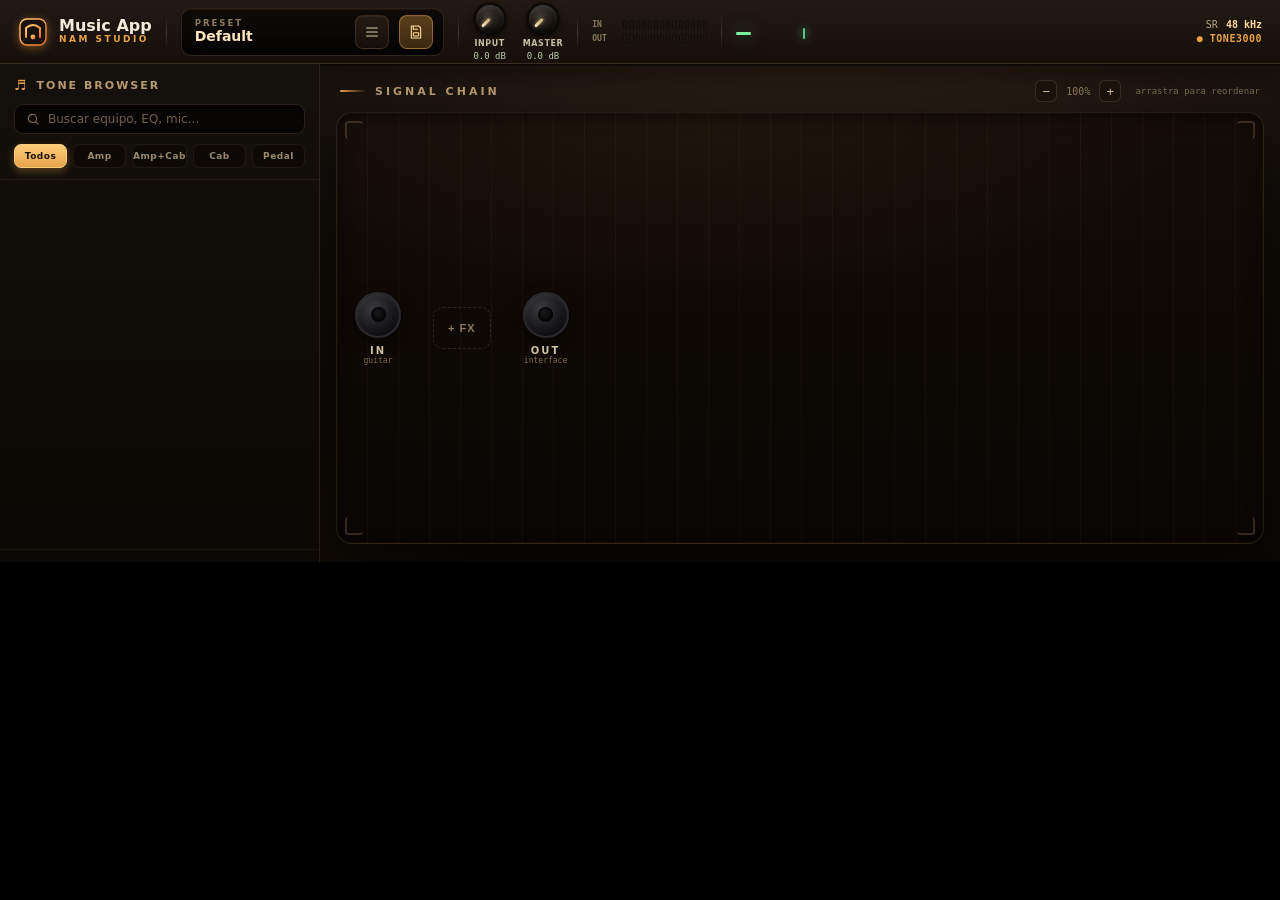
<file: ui/index.html>
<!doctype html>
<html lang="es"><head><meta charset="utf-8">
<link rel="stylesheet" href="style.css?v=11"></head>
<body>

  <!-- ===================== TOP BAR ===================== -->
  <header class="topbar">
    <div class="brand">
      <svg class="logo" width="30" height="30" viewBox="0 0 30 30">
        <defs><linearGradient id="lg" x1="0" y1="0" x2="1" y2="1">
          <stop offset="0" stop-color="#ffce7a"/><stop offset="1" stop-color="#e8732a"/></linearGradient></defs>
        <rect x="2" y="2" width="26" height="26" rx="7" fill="#1a120a" stroke="url(#lg)" stroke-width="1.4"/>
        <path d="M8 20 L8 11 Q15 5 22 11 L22 20" fill="none" stroke="url(#lg)" stroke-width="2" stroke-linecap="round"/>
        <circle cx="15" cy="20" r="2.4" fill="url(#lg)"/>
        <path d="M5 24 H25" stroke="url(#lg)" stroke-width="1.4" stroke-linecap="round" opacity="0.5"/>
      </svg>
      <div class="name">Music App<small>NAM STUDIO</small></div>
    </div>

    <div class="divider"></div>

    <div class="preset">
      <div class="pcol"><div class="pl">PRESET</div>
        <input id="preset-name" class="pv" value="Default" autocomplete="off" spellcheck="false"></div>
      <div class="presetwrap">
        <button class="iconbtn" id="btn-presets" title="Presets">
          <svg width="16" height="16" viewBox="0 0 24 24" fill="none"><path d="M4 6h16M4 12h16M4 18h16" stroke="currentColor" stroke-width="1.8" stroke-linecap="round"/></svg></button>
        <div class="presetpop" id="presets-pop" hidden></div>
      </div>
      <button class="iconbtn save" id="btn-save" title="Guardar preset">
        <svg width="16" height="16" viewBox="0 0 24 24" fill="none"><path d="M5 3h11l3 3v15H5z" stroke="currentColor" stroke-width="1.6" stroke-linejoin="round"/><path d="M8 3v5h7" stroke="currentColor" stroke-width="1.6"/><rect x="8" y="13" width="8" height="5" rx="1" stroke="currentColor" stroke-width="1.6"/></svg></button>
    </div>

    <div class="divider"></div>

    <!-- IN / OUT gain -->
    <div class="io">
      <div class="knob mini"><div class="dial" id="k-in"><div class="cap"></div></div>
        <div class="kl">INPUT</div><div class="kval" id="v-in">0.0 dB</div></div>
      <div class="knob mini"><div class="dial" id="k-out"><div class="cap"></div></div>
        <div class="kl">MASTER</div><div class="kval" id="v-out">0.0 dB</div></div>
    </div>

    <div class="divider"></div>

    <!-- medidores IN / OUT -->
    <div class="metersmini">
      <div class="mmrow"><span class="mml">IN</span><div class="ladder mini" id="in-ladder"></div></div>
      <div class="mmrow"><span class="mml">OUT</span><div class="ladder mini" id="out-ladder"></div></div>
    </div>

    <div class="divider"></div>

    <!-- afinador -->
    <div class="tunermini">
      <div class="tnote" id="t-note">&mdash;</div>
      <div class="tcol">
        <div class="tsub" id="t-hz"></div>
        <div class="scale mini"><div class="needle" id="t-needle"></div></div>
      </div>
    </div>

    <div class="spacer"></div>

    <div class="stat">
      <div class="row">SR <b>48 kHz</b></div>
      <div class="row"><span class="t3k">&#9679; TONE3000</span></div>
    </div>
  </header>

  <!-- ===================== MAIN ===================== -->
  <div class="main">

    <!-- ===== STAGE / SIGNAL CHAIN ===== -->
    <section class="stage">
      <div class="chain-head">
        <h2><span class="dotline"></span>SIGNAL CHAIN</h2>
        <div class="chright">
          <div class="zoomctl">
            <button class="zbtn" id="zoom-out" title="Menos zoom">&#8722;</button>
            <span class="zlabel" id="zoom-lbl">100%</span>
            <button class="zbtn" id="zoom-in" title="Más zoom">+</button>
          </div>
          <div class="hint">arrastra para reordenar</div>
        </div>
      </div>

      <div class="board">
        <span class="bracket tl"></span><span class="bracket tr"></span><span class="bracket bl"></span><span class="bracket br"></span>

        <div class="node jack"><div class="ring"><i></i></div><div class="jlab">IN</div><div class="jsub">guitar</div></div>
        <div class="gap"></div>

        <!-- cadena dinámica (Drive / Amp / Cab / FX) -->
        <div id="fx-rack" class="fxrack"></div>

        <div class="fxaddwrap">
          <button class="fxadd" id="fx-add-btn" title="Añadir efecto">+ FX</button>
          <div class="fxmenu" id="fx-menu" hidden></div>
        </div>

        <div class="gap"></div>
        <div class="node jack"><div class="ring"><i></i></div><div class="jlab">OUT</div><div class="jsub">interface</div></div>
      </div>
    </section>

    <!-- ===== TONE BROWSER ===== -->
    <aside class="browser">
      <div class="bh">
        <div class="ttl"><span class="ic">&#9836;</span>TONE BROWSER</div>
        <div class="searchbox">
          <svg width="14" height="14" viewBox="0 0 24 24" fill="none"><circle cx="11" cy="11" r="7" stroke="#8d7a5e" stroke-width="1.8"/><path d="M21 21l-4-4" stroke="#8d7a5e" stroke-width="1.8" stroke-linecap="round"/></svg>
          <input id="search" placeholder="Buscar equipo, EQ, mic…" autocomplete="off" spellcheck="false">
        </div>
        <div class="chips tabs">
          <span class="chip tab on" data-tab="">Todos</span><span class="chip tab" data-tab="amp">Amp</span><span class="chip tab" data-tab="amp-cab">Amp+Cab</span><span class="chip tab" data-tab="ir">Cab</span><span class="chip tab" data-tab="pedal">Pedal</span>
        </div>
      </div>
      <div class="blist" id="model-list"></div>
      <div class="bcount" id="model-count"></div>
    </aside>
  </div>

  <script type="module" src="app.js?v=11"></script>
</body></html>
</file>
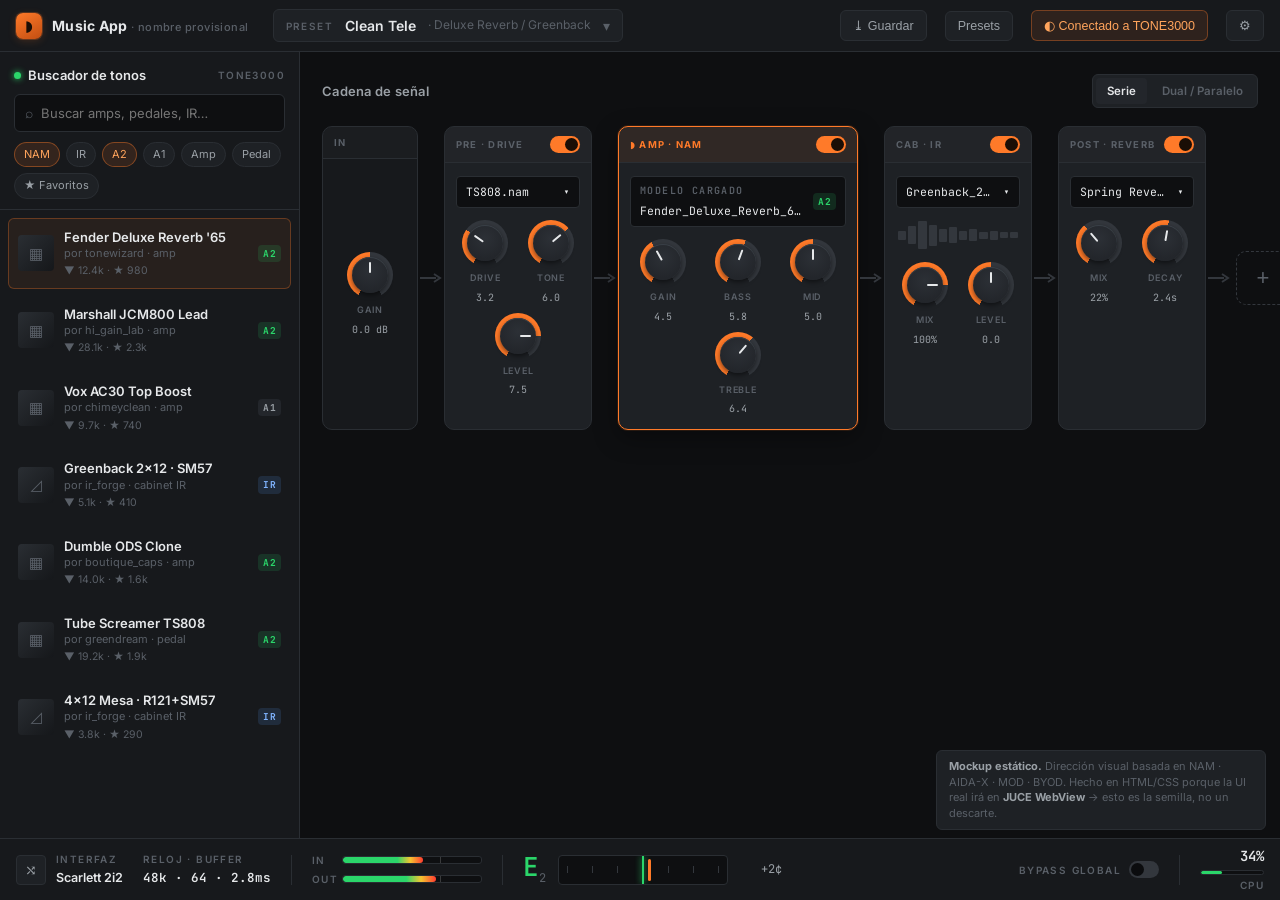
<file: design/mockups/main-screen.html>
<!DOCTYPE html>
<html lang="es">
<head>
<meta charset="UTF-8">
<meta name="viewport" content="width=device-width, initial-scale=1.0">
<title>Music App — Mockup pantalla principal</title>
<link rel="preconnect" href="https://fonts.googleapis.com">
<link rel="preconnect" href="https://fonts.gstatic.com" crossorigin>
<link href="https://fonts.googleapis.com/css2?family=Inter:wght@400;500;600;700&family=JetBrains+Mono:wght@400;500;600&display=swap" rel="stylesheet">
<style>
/* =========================================================================
   DESIGN TOKENS — dirección "dark pro audio tool", basada en herramientas
   reales (NAM, AIDA-X, MOD Desktop, BYOD). Carbón (no negro) + un acento
   ámbar/válvula. Estos tokens se portan tal cual a la futura UI WebView.
   ========================================================================= */
:root{
  /* Superficies — carbón, no negro puro */
  --bg:#0E0F11;          /* fondo app            */
  --panel:#17191C;       /* paneles / drawers    */
  --module:#1E2125;      /* superficie de módulo */
  --raised:#23262B;      /* knob / control       */
  --border:#2A2E33;      /* divisores 1px        */
  --track:#33373D;       /* track de knob/meter  */

  /* Texto */
  --txt:#E6E8EA;
  --txt-2:#9AA0A6;
  --txt-3:#5A6068;

  /* Acento ámbar/válvula — reservado a selección y estado activo */
  --accent:#FF7A29;
  --accent-hi:#FFA45C;

  /* Medidores (comportamiento AIDA-X) */
  --vu-green:#2BD66A;
  --vu-amber:#F4C430;    /* -3 dB */
  --vu-red:#FF3B30;      /* clip 0 dB */

  --radius:6px;
  --radius-sm:4px;
  --font-sans:'Inter', system-ui, -apple-system, sans-serif;
  --font-mono:'JetBrains Mono', ui-monospace, 'SF Mono', monospace;
}

*{box-sizing:border-box; margin:0; padding:0}
html,body{height:100%}
body{
  background:var(--bg); color:var(--txt);
  font-family:var(--font-sans); font-size:14px; line-height:1.4;
  -webkit-font-smoothing:antialiased;
  display:grid; grid-template-rows:auto 1fr auto; height:100vh; overflow:hidden;
}

/* Etiqueta utilitaria "pro rack gear": mayúsculas, tracking amplio */
.eyebrow{font-size:10px; font-weight:600; letter-spacing:.14em; text-transform:uppercase; color:var(--txt-3)}
.mono{font-family:var(--font-mono); font-variant-numeric:tabular-nums}

/* ============================ TOP BAR ============================ */
.topbar{
  display:flex; align-items:center; gap:18px;
  height:52px; padding:0 16px; background:var(--panel);
  border-bottom:1px solid var(--border);
}
.brand{display:flex; align-items:center; gap:10px; font-weight:700; letter-spacing:.02em}
.brand__mark{
  width:26px; height:26px; border-radius:7px;
  background:linear-gradient(150deg,var(--accent),#C24E12);
  display:grid; place-items:center; color:#1a0e06; font-weight:800; font-size:15px;
  box-shadow:0 0 0 1px rgba(255,122,41,.25), 0 2px 8px rgba(255,122,41,.18);
}
.brand small{color:var(--txt-3); font-weight:500; font-size:11px; letter-spacing:.04em}

.preset{
  display:flex; align-items:center; gap:12px; margin-left:6px;
  background:var(--module); border:1px solid var(--border);
  border-radius:var(--radius); padding:6px 12px; min-width:280px;
}
.preset__chev{color:var(--txt-3)}
.preset__name{font-weight:600}
.preset__path{color:var(--txt-3); font-size:12px}

.topbar__spacer{flex:1}
.tbtn{
  display:inline-flex; align-items:center; gap:7px;
  background:var(--module); border:1px solid var(--border); color:var(--txt-2);
  border-radius:var(--radius); padding:7px 12px; font-size:12.5px; font-weight:500; cursor:pointer;
}
.tbtn:hover{border-color:#3a4047; color:var(--txt)}
.tbtn--accent{background:rgba(255,122,41,.10); border-color:rgba(255,122,41,.35); color:var(--accent-hi)}

/* ============================ MAIN ============================ */
.main{display:grid; grid-template-columns:300px 1fr; min-height:0}

/* ---- Tone browser (drawer izquierdo) ---- */
.browser{background:var(--panel); border-right:1px solid var(--border); display:flex; flex-direction:column; min-height:0}
.browser__head{padding:14px 14px 10px; border-bottom:1px solid var(--border)}
.browser__title{display:flex; align-items:center; justify-content:space-between; margin-bottom:10px}
.t3k{display:flex; align-items:center; gap:7px; font-weight:600; font-size:13px}
.t3k__dot{width:7px;height:7px;border-radius:50%;background:var(--vu-green);box-shadow:0 0 6px var(--vu-green)}
.search{
  display:flex; align-items:center; gap:8px;
  background:var(--bg); border:1px solid var(--border); border-radius:var(--radius);
  padding:8px 10px; color:var(--txt-3);
}
.search input{background:none; border:none; outline:none; color:var(--txt); font-family:inherit; font-size:13px; width:100%}
.filters{display:flex; flex-wrap:wrap; gap:6px; margin-top:10px}
.chip{font-size:11px; padding:4px 9px; border-radius:20px; border:1px solid var(--border); color:var(--txt-2); cursor:pointer; background:var(--module)}
.chip--on{background:rgba(255,122,41,.12); border-color:rgba(255,122,41,.4); color:var(--accent-hi)}

.results{overflow-y:auto; padding:8px; display:flex; flex-direction:column; gap:6px; min-height:0}
.tone{
  display:grid; grid-template-columns:36px 1fr auto; gap:10px; align-items:center;
  padding:9px; border-radius:var(--radius); border:1px solid transparent; cursor:pointer;
}
.tone:hover{background:var(--module); border-color:var(--border)}
.tone--loaded{background:rgba(255,122,41,.07); border-color:rgba(255,122,41,.3)}
.tone__art{width:36px;height:36px;border-radius:var(--radius-sm);background:linear-gradient(135deg,#2a2e33,#15171a);display:grid;place-items:center;color:var(--txt-3);font-size:15px}
.tone__name{font-weight:600; font-size:13px; white-space:nowrap; overflow:hidden; text-overflow:ellipsis}
.tone__meta{font-size:11px; color:var(--txt-3); white-space:nowrap; overflow:hidden; text-overflow:ellipsis}
.badge{font-size:9.5px; font-weight:700; letter-spacing:.04em; padding:2px 5px; border-radius:4px; font-family:var(--font-mono)}
.badge--a2{background:rgba(43,214,106,.14); color:var(--vu-green)}
.badge--a1{background:#23262b; color:var(--txt-2)}
.badge--ir{background:rgba(91,160,255,.14); color:#7fb4ff}
.tone__dl{font-size:10.5px; color:var(--txt-3); display:flex; align-items:center; gap:4px; margin-top:3px}

/* ---- Rig / signal chain (centro) ---- */
.stage{padding:22px 22px 14px; overflow:auto; min-height:0; display:flex; flex-direction:column}
.stage__head{display:flex; align-items:center; justify-content:space-between; margin-bottom:18px}
.stage__head h2{font-size:13px; font-weight:600; color:var(--txt-2); letter-spacing:.02em}
.flowmode{display:flex; gap:4px; background:var(--module); padding:3px; border-radius:var(--radius); border:1px solid var(--border)}
.flowmode button{background:none;border:none;color:var(--txt-3);font:inherit;font-size:11.5px;font-weight:600;padding:5px 11px;border-radius:4px;cursor:pointer}
.flowmode button.on{background:var(--raised); color:var(--txt)}

.chain{display:flex; align-items:stretch; gap:0; padding-bottom:8px}
.connector{display:flex; align-items:center; color:var(--track); padding:0 2px; align-self:center}
.connector svg{display:block}

.module{
  background:var(--module); border:1px solid var(--border); border-radius:10px;
  min-width:148px; display:flex; flex-direction:column; overflow:hidden;
  transition:border-color .15s;
}
.module--io{min-width:96px; background:var(--panel)}
.module--amp{min-width:240px; border-color:rgba(255,122,41,.35); box-shadow:0 0 0 1px rgba(255,122,41,.12), 0 8px 24px rgba(0,0,0,.35)}
.module--selected{border-color:var(--accent)}
.module__head{
  display:flex; align-items:center; justify-content:space-between;
  padding:9px 11px; border-bottom:1px solid var(--border); background:rgba(255,255,255,.015);
}
.module--amp .module__head{background:rgba(255,122,41,.08)}
.module__kind{font-size:9.5px; font-weight:700; letter-spacing:.13em; text-transform:uppercase; color:var(--txt-3)}
.module--amp .module__kind{color:var(--accent)}
.module__body{padding:13px 11px; display:flex; flex-direction:column; gap:12px; flex:1}

/* power / bypass toggle */
.power{width:30px; height:17px; border-radius:20px; background:var(--track); position:relative; cursor:pointer; flex:none}
.power::after{content:""; position:absolute; top:2px; left:2px; width:13px; height:13px; border-radius:50%; background:#0b0c0e; transition:.15s}
.power.on{background:var(--accent)}
.power.on::after{left:15px; background:#1a0e06}

/* loaded model name (mono) */
.loaded{
  font-family:var(--font-mono); font-size:11.5px; color:var(--txt);
  background:var(--bg); border:1px solid var(--border); border-radius:var(--radius-sm);
  padding:7px 9px; display:flex; align-items:center; justify-content:space-between; gap:8px; cursor:pointer;
}
.loaded:hover{border-color:#3a4047}
.loaded__name{white-space:nowrap; overflow:hidden; text-overflow:ellipsis}
.loaded .eyebrow{margin-bottom:5px}

/* knobs row */
.knobs{display:flex; gap:8px; justify-content:space-around; flex-wrap:wrap}
.knob{display:flex; flex-direction:column; align-items:center; gap:6px; width:52px}
.knob__ring{
  width:46px; height:46px; border-radius:50%;
  background:conic-gradient(from -150deg, var(--accent) var(--p,0deg), var(--track) var(--p,0deg) 300deg, transparent 300deg);
  display:grid; place-items:center;
}
.knob__dial{
  width:36px; height:36px; border-radius:50%; position:relative;
  background:radial-gradient(circle at 50% 38%, #2c3036, var(--raised) 70%);
  box-shadow:inset 0 1px 0 #3a4047, 0 2px 5px rgba(0,0,0,.5);
}
.knob__dial::after{ /* pointer */
  content:""; position:absolute; left:50%; top:5px; width:2px; height:11px;
  background:var(--txt); border-radius:2px; transform-origin:50% 13px;
  transform:translateX(-50%) rotate(var(--rot,0deg));
}
.knob__lbl{font-size:9px; font-weight:600; letter-spacing:.08em; text-transform:uppercase; color:var(--txt-3)}
.knob__val{font-family:var(--font-mono); font-size:10px; color:var(--txt-2)}

/* IR waveform mini */
.wave{height:30px; display:flex; align-items:center; gap:2px; padding:0 2px}
.wave i{flex:1; background:var(--track); border-radius:1px; display:block}

.io-vert{display:flex; flex-direction:column; align-items:center; gap:9px; flex:1; justify-content:center; padding:6px 0}
.io-vert .knob{width:46px}

.addblock{
  align-self:center; min-width:54px; height:54px; margin:0 4px;
  border:1.5px dashed var(--track); border-radius:10px; color:var(--txt-3);
  background:none; font-size:22px; cursor:pointer; display:grid; place-items:center;
}
.addblock:hover{border-color:var(--accent); color:var(--accent)}

/* ============================ BOTTOM IO BAR ============================ */
.iobar{
  display:flex; align-items:center; gap:20px; height:62px; padding:0 16px;
  background:var(--panel); border-top:1px solid var(--border);
}
.io-group{display:flex; align-items:center; gap:10px}
.io-sep{width:1px; height:30px; background:var(--border)}
.io-label{display:flex; flex-direction:column; gap:3px}
.io-label b{font-size:12.5px; font-weight:600}
.io-icon{width:30px;height:30px;border-radius:var(--radius-sm);background:var(--module);border:1px solid var(--border);display:grid;place-items:center;color:var(--txt-2)}

.meterstack{display:flex; flex-direction:column; gap:5px}
.meter-row{display:flex; align-items:center; gap:8px}
.meter-row .eyebrow{width:22px}
.meter{position:relative; width:140px; height:8px; border-radius:3px; background:var(--bg); overflow:hidden; border:1px solid var(--border)}
.meter__fill{position:absolute; left:0; top:0; bottom:0;
  background:linear-gradient(90deg, var(--vu-green) 0%, var(--vu-green) 68%, var(--vu-amber) 84%, var(--vu-red) 100%);
  border-radius:3px;}
.meter__tick{position:absolute; top:-1px; bottom:-1px; width:1px; background:rgba(255,255,255,.18)} /* -3dB */

/* tuner */
.tuner{display:flex; align-items:center; gap:12px}
.tuner__note{font-family:var(--font-mono); font-size:26px; font-weight:600; line-height:1; color:var(--vu-green)}
.tuner__note sub{font-size:12px; color:var(--txt-3); font-weight:400}
.strobe{position:relative; width:170px; height:30px; background:var(--bg); border:1px solid var(--border); border-radius:var(--radius-sm); overflow:hidden}
.strobe__center{position:absolute; left:50%; top:0; bottom:0; width:2px; background:var(--vu-green); transform:translateX(-50%); box-shadow:0 0 6px var(--vu-green)}
.strobe__needle{position:absolute; top:3px; bottom:3px; width:3px; border-radius:2px; background:var(--accent); left:54%}
.strobe__scale{position:absolute; inset:0; display:flex; justify-content:space-between; padding:0 8px; align-items:center}
.strobe__scale span{width:1px; height:7px; background:var(--track)}
.tuner__cents{font-family:var(--font-mono); font-size:12px; color:var(--txt-2); width:42px; text-align:right}

.cpu{display:flex; flex-direction:column; align-items:flex-end; gap:3px}
.cpu b{font-family:var(--font-mono); font-size:14px; font-weight:600}
.cpu .bar{width:64px;height:5px;border-radius:3px;background:var(--bg);border:1px solid var(--border);overflow:hidden}
.cpu .bar i{display:block;height:100%;width:34%;background:var(--vu-green);border-radius:3px}

.global-bypass{display:flex; align-items:center; gap:8px}

/* note ribbon */
.note{position:fixed; bottom:70px; right:14px; background:var(--module); border:1px solid var(--border);
  border-radius:var(--radius); padding:8px 12px; font-size:11px; color:var(--txt-3); max-width:330px}
.note b{color:var(--txt-2)}

@media (prefers-reduced-motion: no-preference){
  .meter__fill, .strobe__needle{transition:width .25s ease, left .25s ease}
}
</style>
</head>
<body>

<!-- ============================ TOP BAR ============================ -->
<header class="topbar">
  <div class="brand">
    <div class="brand__mark">◗</div>
    <div>Music&nbsp;App <small>· nombre provisional</small></div>
  </div>
  <div class="preset">
    <span class="eyebrow">Preset</span>
    <span class="preset__name">Clean Tele</span>
    <span class="preset__path">· Deluxe Reverb / Greenback</span>
    <span class="preset__chev">▾</span>
  </div>
  <div class="topbar__spacer"></div>
  <button class="tbtn">⤓ Guardar</button>
  <button class="tbtn">Presets</button>
  <button class="tbtn tbtn--accent">◐ Conectado a TONE3000</button>
  <button class="tbtn">⚙</button>
</header>

<!-- ============================ MAIN ============================ -->
<div class="main">

  <!-- ---- Tone browser ---- -->
  <aside class="browser">
    <div class="browser__head">
      <div class="browser__title">
        <span class="t3k"><span class="t3k__dot"></span> Buscador de tonos</span>
        <span class="eyebrow">TONE3000</span>
      </div>
      <div class="search">
        <span>⌕</span><input placeholder="Buscar amps, pedales, IR…" value="">
      </div>
      <div class="filters">
        <span class="chip chip--on">NAM</span>
        <span class="chip">IR</span>
        <span class="chip chip--on">A2</span>
        <span class="chip">A1</span>
        <span class="chip">Amp</span>
        <span class="chip">Pedal</span>
        <span class="chip">★ Favoritos</span>
      </div>
    </div>
    <div class="results">
      <div class="tone tone--loaded">
        <div class="tone__art">▦</div>
        <div>
          <div class="tone__name">Fender Deluxe Reverb '65</div>
          <div class="tone__meta">por tonewizard · amp</div>
          <div class="tone__dl">▼ 12.4k · ★ 980</div>
        </div>
        <span class="badge badge--a2">A2</span>
      </div>
      <div class="tone">
        <div class="tone__art">▦</div>
        <div>
          <div class="tone__name">Marshall JCM800 Lead</div>
          <div class="tone__meta">por hi_gain_lab · amp</div>
          <div class="tone__dl">▼ 28.1k · ★ 2.3k</div>
        </div>
        <span class="badge badge--a2">A2</span>
      </div>
      <div class="tone">
        <div class="tone__art">▦</div>
        <div>
          <div class="tone__name">Vox AC30 Top Boost</div>
          <div class="tone__meta">por chimeyclean · amp</div>
          <div class="tone__dl">▼ 9.7k · ★ 740</div>
        </div>
        <span class="badge badge--a1">A1</span>
      </div>
      <div class="tone">
        <div class="tone__art">◿</div>
        <div>
          <div class="tone__name">Greenback 2×12 · SM57</div>
          <div class="tone__meta">por ir_forge · cabinet IR</div>
          <div class="tone__dl">▼ 5.1k · ★ 410</div>
        </div>
        <span class="badge badge--ir">IR</span>
      </div>
      <div class="tone">
        <div class="tone__art">▦</div>
        <div>
          <div class="tone__name">Dumble ODS Clone</div>
          <div class="tone__meta">por boutique_caps · amp</div>
          <div class="tone__dl">▼ 14.0k · ★ 1.6k</div>
        </div>
        <span class="badge badge--a2">A2</span>
      </div>
      <div class="tone">
        <div class="tone__art">▦</div>
        <div>
          <div class="tone__name">Tube Screamer TS808</div>
          <div class="tone__meta">por greendream · pedal</div>
          <div class="tone__dl">▼ 19.2k · ★ 1.9k</div>
        </div>
        <span class="badge badge--a2">A2</span>
      </div>
      <div class="tone">
        <div class="tone__art">◿</div>
        <div>
          <div class="tone__name">4×12 Mesa · R121+SM57</div>
          <div class="tone__meta">por ir_forge · cabinet IR</div>
          <div class="tone__dl">▼ 3.8k · ★ 290</div>
        </div>
        <span class="badge badge--ir">IR</span>
      </div>
    </div>
  </aside>

  <!-- ---- Rig / signal chain ---- -->
  <section class="stage">
    <div class="stage__head">
      <h2>Cadena de señal</h2>
      <div class="flowmode">
        <button class="on">Serie</button>
        <button>Dual / Paralelo</button>
      </div>
    </div>

    <div class="chain">

      <!-- INPUT -->
      <div class="module module--io">
        <div class="module__head"><span class="module__kind">In</span></div>
        <div class="module__body io-vert">
          <div class="knob">
            <div class="knob__ring" style="--p:150deg"><div class="knob__dial" style="--rot:0deg"></div></div>
            <div class="knob__lbl">Gain</div><div class="knob__val">0.0 dB</div>
          </div>
        </div>
      </div>

      <div class="connector"><svg width="22" height="14"><path d="M0 7 H16" stroke="currentColor" stroke-width="2"/><path d="M14 3 L20 7 L14 11" fill="none" stroke="currentColor" stroke-width="2"/></svg></div>

      <!-- PRE-FX: DRIVE -->
      <div class="module">
        <div class="module__head"><span class="module__kind">Pre · Drive</span><span class="power on"></span></div>
        <div class="module__body">
          <div class="loaded"><span class="loaded__name">TS808.nam</span><span>▾</span></div>
          <div class="knobs">
            <div class="knob"><div class="knob__ring" style="--p:95deg"><div class="knob__dial" style="--rot:-55deg"></div></div><div class="knob__lbl">Drive</div><div class="knob__val">3.2</div></div>
            <div class="knob"><div class="knob__ring" style="--p:200deg"><div class="knob__dial" style="--rot:50deg"></div></div><div class="knob__lbl">Tone</div><div class="knob__val">6.0</div></div>
            <div class="knob"><div class="knob__ring" style="--p:240deg"><div class="knob__dial" style="--rot:90deg"></div></div><div class="knob__lbl">Level</div><div class="knob__val">7.5</div></div>
          </div>
        </div>
      </div>

      <div class="connector"><svg width="22" height="14"><path d="M0 7 H16" stroke="currentColor" stroke-width="2"/><path d="M14 3 L20 7 L14 11" fill="none" stroke="currentColor" stroke-width="2"/></svg></div>

      <!-- AMP (NAM) — hero -->
      <div class="module module--amp module--selected">
        <div class="module__head"><span class="module__kind">◗ Amp · NAM</span><span class="power on"></span></div>
        <div class="module__body">
          <div class="loaded">
            <div style="min-width:0">
              <div class="eyebrow">Modelo cargado</div>
              <div class="loaded__name">Fender_Deluxe_Reverb_65.nam</div>
            </div>
            <span class="badge badge--a2">A2</span>
          </div>
          <div class="knobs">
            <div class="knob"><div class="knob__ring" style="--p:120deg"><div class="knob__dial" style="--rot:-30deg"></div></div><div class="knob__lbl">Gain</div><div class="knob__val">4.5</div></div>
            <div class="knob"><div class="knob__ring" style="--p:170deg"><div class="knob__dial" style="--rot:20deg"></div></div><div class="knob__lbl">Bass</div><div class="knob__val">5.8</div></div>
            <div class="knob"><div class="knob__ring" style="--p:150deg"><div class="knob__dial" style="--rot:0deg"></div></div><div class="knob__lbl">Mid</div><div class="knob__val">5.0</div></div>
            <div class="knob"><div class="knob__ring" style="--p:190deg"><div class="knob__dial" style="--rot:40deg"></div></div><div class="knob__lbl">Treble</div><div class="knob__val">6.4</div></div>
          </div>
        </div>
      </div>

      <div class="connector"><svg width="22" height="14"><path d="M0 7 H16" stroke="currentColor" stroke-width="2"/><path d="M14 3 L20 7 L14 11" fill="none" stroke="currentColor" stroke-width="2"/></svg></div>

      <!-- CAB (IR) -->
      <div class="module">
        <div class="module__head"><span class="module__kind">Cab · IR</span><span class="power on"></span></div>
        <div class="module__body">
          <div class="loaded"><span class="loaded__name">Greenback_2x12_SM57.wav</span><span>▾</span></div>
          <div class="wave">
            <i style="height:30%"></i><i style="height:62%"></i><i style="height:95%"></i><i style="height:70%"></i><i style="height:44%"></i><i style="height:55%"></i><i style="height:30%"></i><i style="height:38%"></i><i style="height:24%"></i><i style="height:30%"></i><i style="height:18%"></i><i style="height:22%"></i>
          </div>
          <div class="knobs">
            <div class="knob"><div class="knob__ring" style="--p:240deg"><div class="knob__dial" style="--rot:90deg"></div></div><div class="knob__lbl">Mix</div><div class="knob__val">100%</div></div>
            <div class="knob"><div class="knob__ring" style="--p:150deg"><div class="knob__dial" style="--rot:0deg"></div></div><div class="knob__lbl">Level</div><div class="knob__val">0.0</div></div>
          </div>
        </div>
      </div>

      <div class="connector"><svg width="22" height="14"><path d="M0 7 H16" stroke="currentColor" stroke-width="2"/><path d="M14 3 L20 7 L14 11" fill="none" stroke="currentColor" stroke-width="2"/></svg></div>

      <!-- POST-FX: REVERB -->
      <div class="module">
        <div class="module__head"><span class="module__kind">Post · Reverb</span><span class="power on"></span></div>
        <div class="module__body">
          <div class="loaded"><span class="loaded__name">Spring Reverb</span><span>▾</span></div>
          <div class="knobs">
            <div class="knob"><div class="knob__ring" style="--p:110deg"><div class="knob__dial" style="--rot:-40deg"></div></div><div class="knob__lbl">Mix</div><div class="knob__val">22%</div></div>
            <div class="knob"><div class="knob__ring" style="--p:160deg"><div class="knob__dial" style="--rot:10deg"></div></div><div class="knob__lbl">Decay</div><div class="knob__val">2.4s</div></div>
          </div>
        </div>
      </div>

      <div class="connector"><svg width="22" height="14"><path d="M0 7 H16" stroke="currentColor" stroke-width="2"/><path d="M14 3 L20 7 L14 11" fill="none" stroke="currentColor" stroke-width="2"/></svg></div>

      <!-- add block -->
      <button class="addblock" title="Añadir bloque">+</button>

      <!-- OUTPUT -->
      <div class="module module--io">
        <div class="module__head"><span class="module__kind">Out</span></div>
        <div class="module__body io-vert">
          <div class="knob">
            <div class="knob__ring" style="--p:160deg"><div class="knob__dial" style="--rot:10deg"></div></div>
            <div class="knob__lbl">Master</div><div class="knob__val">-1.5 dB</div>
          </div>
        </div>
      </div>

    </div>
  </section>
</div>

<!-- ============================ BOTTOM IO BAR ============================ -->
<footer class="iobar">
  <div class="io-group">
    <div class="io-icon">⤭</div>
    <div class="io-label">
      <span class="eyebrow">Interfaz</span>
      <b>Scarlett 2i2</b>
    </div>
  </div>
  <div class="io-label">
    <span class="eyebrow">Reloj · Buffer</span>
    <b class="mono">48k · 64 · 2.8ms</b>
  </div>

  <div class="io-sep"></div>

  <div class="meterstack">
    <div class="meter-row"><span class="eyebrow">In</span><div class="meter"><div class="meter__fill" style="width:54%"></div><div class="meter__tick" style="left:70%"></div></div></div>
    <div class="meter-row"><span class="eyebrow">Out</span><div class="meter"><div class="meter__fill" style="width:61%"></div><div class="meter__tick" style="left:70%"></div></div></div>
  </div>

  <div class="io-sep"></div>

  <div class="tuner">
    <div class="tuner__note">E<sub>2</sub></div>
    <div class="strobe">
      <div class="strobe__scale"><span></span><span></span><span></span><span></span><span></span><span></span><span></span></div>
      <div class="strobe__center"></div>
      <div class="strobe__needle" id="needle"></div>
    </div>
    <div class="tuner__cents mono">+2¢</div>
  </div>

  <div class="topbar__spacer"></div>

  <div class="global-bypass">
    <span class="eyebrow">Bypass global</span>
    <span class="power"></span>
  </div>

  <div class="io-sep"></div>

  <div class="cpu">
    <b>34%</b>
    <div class="bar"><i></i></div>
    <span class="eyebrow">CPU</span>
  </div>
</footer>

<div class="note">
  <b>Mockup estático.</b> Dirección visual basada en NAM · AIDA-X · MOD · BYOD.
  Hecho en HTML/CSS porque la UI real irá en <b>JUCE WebView</b> → esto es la semilla, no un descarte.
</div>

<script>
/* Movimiento mínimo y tranquilo: medidores + aguja del afinador “respiran”.
   Respeta prefers-reduced-motion. No es lógica de audio, solo da vida al mockup. */
(function(){
  if (window.matchMedia('(prefers-reduced-motion: reduce)').matches) return;
  const fills = document.querySelectorAll('.meter__fill');
  const needle = document.getElementById('needle');
  let t = 0;
  setInterval(function(){
    t += 1;
    fills.forEach(function(f,i){
      const base = i===0 ? 50 : 58;
      f.style.width = (base + Math.sin(t/3 + i)*8 + Math.random()*4) + '%';
    });
    if (needle){
      const c = 50 + Math.sin(t/5)*4;           /* ~±4% alrededor del centro */
      needle.style.left = c + '%';
    }
  }, 280);
})();
</script>
</body>
</html>
</file>
<file: ui/style.css>
:root{
  --warm:#e8a24a; --warm2:#ffce7a; --amber:#ffb347;
  --cream:#efe6d2; --green:#56c685; --silver:#c9cdd2;
  --red:#e8473a; --line:rgba(255,210,150,.10); --line2:rgba(255,200,140,.14);
  --txt:#e9e2d4; --dim:#8d7a5e; --dim2:#6f6049;
  --mono:ui-monospace,"Cascadia Mono",Consolas,monospace;
  --sys:system-ui,"Segoe UI",Arial,sans-serif;
}
*{box-sizing:border-box;margin:0;padding:0}
html,body{background:#000;color:var(--txt);font-family:var(--sys);overflow-x:hidden;
  -webkit-font-smoothing:antialiased;user-select:none;-webkit-user-select:none;font-size:13px;}
body{
  background:
    radial-gradient(1100px 540px at 64% -8%, rgba(255,176,84,.14), transparent 60%),
    radial-gradient(700px 520px at 6% 116%, rgba(255,150,60,.07), transparent 60%),
    linear-gradient(180deg,#181310,#100c08 46%,#0a0705);
}

/* ============ TOP BAR ============ */
.topbar{height:64px;display:flex;align-items:center;gap:14px;padding:0 18px;
  background:linear-gradient(180deg,#221a13,#160f0a);border-bottom:1px solid var(--line);
  box-shadow:0 2px 0 rgba(0,0,0,.5),0 14px 30px rgba(0,0,0,.4);}
.brand{display:flex;align-items:center;gap:11px;flex:0 0 auto;}
.logo{filter:drop-shadow(0 2px 5px rgba(255,160,60,.4))}
.brand .name{font-weight:800;font-size:16px;color:#f3ead9;line-height:1.05}
.brand .name small{display:block;font-size:9px;letter-spacing:2.5px;color:var(--warm);font-weight:700}
.divider{width:1px;height:34px;flex:0 0 auto;background:linear-gradient(rgba(255,200,140,0),rgba(255,200,140,.18),rgba(255,200,140,0))}
.spacer{flex:1}

.preset{display:flex;align-items:center;gap:10px;flex:0 0 auto;
  background:linear-gradient(180deg,#0e0b08,#070504);border:1px solid var(--line2);border-radius:10px;
  padding:6px 10px 6px 13px;box-shadow:inset 0 1px 0 rgba(255,210,150,.06),inset 0 -10px 18px rgba(0,0,0,.5);}
.pcol{display:flex;flex-direction:column;line-height:1.1}
.pl{font-size:8.5px;letter-spacing:2px;color:var(--dim);font-weight:700}
.pv{background:none;border:0;outline:0;color:#ffe6bd;font-size:14px;font-weight:700;font-family:inherit;width:150px;}
.pv:focus{color:var(--warm2)}
.presetwrap{position:relative;display:flex}
.presetpop{position:absolute;top:40px;right:0;width:230px;max-height:300px;overflow-y:auto;z-index:60;
  background:#16110b;border:1px solid var(--line2);border-radius:9px;padding:6px;box-shadow:0 12px 30px rgba(0,0,0,.6);}
.presetpop[hidden]{display:none}
.ppitem{padding:8px 10px;border-radius:6px;cursor:pointer;font-size:12px;color:var(--txt)}
.ppitem:hover{background:#241a0f}
.ppempty{padding:8px 10px;font-size:12px;color:var(--dim)}

.iconbtn{width:34px;height:34px;border-radius:8px;display:grid;place-items:center;cursor:pointer;
  background:linear-gradient(180deg,#241b13,#150f0a);border:1px solid var(--line2);color:#d9c8a8;
  box-shadow:inset 0 1px 0 rgba(255,210,150,.05);}
.iconbtn:hover{color:#fff;border-color:var(--warm)}
.iconbtn.save{background:linear-gradient(180deg,#5a3f1c,#3a2810);border-color:rgba(255,190,90,.4);color:#ffdca0}

.io{display:flex;align-items:center;gap:16px;flex:0 0 auto}
.knob.mini .dial{width:34px;height:34px}
.stat{display:flex;flex-direction:column;align-items:flex-end;gap:3px;font-family:var(--mono);flex:0 0 auto}
.stat .row{display:flex;align-items:center;gap:8px;font-size:10px;color:#b6a785}
.stat .row b{color:#ffd9a0}
.t3k{color:var(--warm);font-weight:700;letter-spacing:.5px}
/* medidores + afinador compactos en el topbar */
.metersmini{display:flex;flex-direction:column;gap:5px;flex:0 0 auto}
.mmrow{display:flex;align-items:center;gap:7px}
.mml{font-size:8px;font-weight:800;color:var(--dim);width:24px;font-family:var(--mono)}
.ladder.mini{width:84px;flex:0 0 auto;margin-top:0;min-height:0;gap:2px}
.ladder.mini i{height:9px}
.tunermini{display:flex;align-items:center;gap:9px;flex:0 0 auto}
.tunermini .tnote{font-size:24px;line-height:1}
.tcol{display:flex;flex-direction:column;gap:4px}
.tunermini .tsub{font-size:8px;white-space:nowrap}
.scale.mini{width:88px;height:12px;margin:0}
.scale.mini .needle{height:11px}

/* ============ KNOB (compartido: IN/OUT, pedales, FX) ============ */
.knob{display:flex;flex-direction:column;align-items:center;gap:3px}
.knob .dial{width:40px;height:40px;border-radius:50%;position:relative;padding:3px;cursor:ns-resize;
  background:conic-gradient(from -135deg, var(--warm) 0deg, var(--warm) var(--arc,0deg), rgba(0,0,0,.55) var(--arc,0deg) 360deg);
  box-shadow:0 3px 6px rgba(0,0,0,.5);}
.knob .cap{width:100%;height:100%;border-radius:50%;position:relative;
  background:radial-gradient(circle at 38% 32%, #3a3530, #1a1714 60%, #0c0a08);
  box-shadow:inset 0 2px 4px rgba(255,255,255,.14),inset 0 -3px 6px rgba(0,0,0,.6),0 1px 2px rgba(0,0,0,.5);}
.knob .cap::after{content:"";position:absolute;left:50%;top:3px;width:2.5px;height:11px;border-radius:2px;
  background:linear-gradient(#ffe9c4,#caa86e);transform:translateX(-50%) rotate(var(--rot,0deg));transform-origin:bottom center;
  box-shadow:0 0 4px rgba(255,210,150,.6)}
.knob .kl{font-size:8px;letter-spacing:.6px;font-weight:700;color:#cfc3a8;text-transform:uppercase}
.knob .kval{font-size:9px;color:#bca;font-family:var(--mono)}
/* chickenhead (amp) */
.ckhead .cap{background:radial-gradient(circle at 40% 32%,#2c2722,#141110 60%,#060504)}
.ckhead .cap::after{width:30px;height:6px;border-radius:3px;top:50%;left:50%;
  background:linear-gradient(90deg,#c9b48a,#7a6845);transform:translate(-50%,-50%) rotate(var(--rot,0deg));box-shadow:0 1px 2px rgba(0,0,0,.6)}

/* ============ MAIN ============ */
.main{display:flex;align-items:flex-start;height:498px}     /* alto fijo -> footer siempre visible */
.stage{flex:1 1 0;min-width:0;height:498px;overflow:hidden;
  position:relative;padding:14px 16px 0;display:flex;flex-direction:column}
/* browser a la IZQUIERDA (fijo, con altura definida) y la cadena a la derecha (scrollea) */
.browser{order:-1;flex:0 0 320px;height:498px;border-right:1px solid var(--line);
  background:linear-gradient(180deg,#14100b,#0b0805);display:flex;flex-direction:column;}

/* ===== SIGNAL CHAIN ===== */
.chain-head{display:flex;align-items:center;justify-content:space-between;margin:2px 4px 10px}
.chain-head h2{font-size:11px;letter-spacing:3px;color:#b79a6e;font-weight:800;display:flex;align-items:center;gap:9px}
.chain-head h2 .dotline{width:26px;height:2px;background:linear-gradient(90deg,var(--warm),transparent);border-radius:2px}
.chright{display:flex;align-items:center;gap:14px}
.hint{font-size:9px;color:#7a6a50;font-family:var(--mono)}
.zoomctl{display:flex;align-items:center;gap:4px}
.zbtn{width:22px;height:22px;border-radius:6px;background:#1a130c;border:1px solid var(--line2);
  color:#d9c8a8;font-size:13px;cursor:pointer;line-height:1;padding:0}
.zbtn:hover{border-color:var(--warm)}
.zlabel{font-size:10px;color:var(--dim);min-width:34px;text-align:center;font-family:var(--mono)}

.board{position:relative;height:432px;border-radius:16px;padding:20px 18px;
  display:flex;align-items:center;gap:0;overflow-x:auto;overflow-y:hidden;
  background:
    radial-gradient(700px 260px at 40% 0%, rgba(255,170,70,.06), transparent 70%),
    repeating-linear-gradient(90deg, rgba(0,0,0,.22) 0 30px, rgba(255,200,140,.018) 30px 31px),
    linear-gradient(180deg,#181009,#0c0805);
  border:1px solid var(--line);
  box-shadow:inset 0 2px 16px rgba(0,0,0,.6),inset 0 0 0 1px rgba(255,200,140,.03),0 18px 50px rgba(0,0,0,.5);}
.board::-webkit-scrollbar{height:9px}
.board::-webkit-scrollbar-thumb{background:rgba(255,200,140,.18);border-radius:5px}
.bracket{position:absolute;width:18px;height:18px;border:2px solid rgba(255,200,140,.18);border-radius:3px;pointer-events:none}
.bracket.tl{top:8px;left:8px;border-right:0;border-bottom:0}
.bracket.tr{top:8px;right:8px;border-left:0;border-bottom:0}
.bracket.bl{bottom:8px;left:8px;border-right:0;border-top:0}
.bracket.br{bottom:8px;right:8px;border-left:0;border-top:0}

.fxrack{display:contents}
.node{position:relative;display:flex;flex-direction:column;align-items:center;flex:0 0 auto;z-index:2}
.gap{flex:0 0 22px}

/* IN/OUT jacks */
.jack .ring{width:46px;height:46px;border-radius:50%;display:grid;place-items:center;
  background:radial-gradient(circle at 38% 34%, #3a3a3e, #131316 62%, #050506);border:2px solid #2a2a2e;
  box-shadow:0 6px 14px rgba(0,0,0,.6),inset 0 2px 4px rgba(255,255,255,.08);}
.jack .ring i{width:15px;height:15px;border-radius:50%;background:radial-gradient(circle at 40% 35%,#1a1a1c,#000);box-shadow:inset 0 0 5px #000}
.jack .jlab{font-size:10px;letter-spacing:2px;font-weight:800;color:#cdbf9f;margin-top:7px}
.jack .jsub{font-size:8px;color:#7a6a50;font-family:var(--mono)}

/* node header: drag + tag + bypass */
.nhead{display:flex;align-items:center;gap:6px;margin-bottom:8px;justify-content:center}
.drag{display:flex;flex-direction:column;gap:2px;cursor:grab;opacity:.6}
.drag:active{cursor:grabbing}
.drag i{width:11px;height:2px;border-radius:2px;background:#cdbf9f;display:block}
.ntag{font-size:8px;letter-spacing:2px;font-weight:800;color:#b79a6e}
.bypass{width:30px;height:16px;border-radius:9px;position:relative;cursor:pointer;
  background:linear-gradient(180deg,#0c0a08,#040302);border:1px solid var(--line2);box-shadow:inset 0 1px 3px rgba(0,0,0,.7)}
.bypass i{position:absolute;top:1.5px;width:12px;height:11px;border-radius:50%;transition:.18s}
.bypass.on{background:linear-gradient(180deg,#2a5a38,#16361f);border-color:rgba(86,198,133,.5)}
.bypass.on i{right:2px;background:radial-gradient(circle at 40% 35%,#9ff0bd,#56c685);box-shadow:0 0 7px #56c685}
.bypass.off i{left:2px;background:radial-gradient(circle at 40% 35%,#5a5246,#2a261f)}
.xbtn{font-size:11px;line-height:1;color:#8d7a5e;background:none;border:0;cursor:pointer;padding:0 2px}
.xbtn:hover{color:var(--red)}

.nlabel{margin-top:9px;text-align:center;max-width:170px}
.nlabel .t{font-size:11px;font-weight:800;color:#f0e3c7;white-space:nowrap;overflow:hidden;text-overflow:ellipsis}
.nlabel .s{font-size:8px;letter-spacing:1px;color:var(--dim);font-weight:700;text-transform:uppercase;
  white-space:nowrap;overflow:hidden;text-overflow:ellipsis;font-family:var(--mono)}
.node.byp .pedal,.node.byp .amp,.node.byp .cab{opacity:.5}

/* ===== STOMPBOX (drive / fx) ===== */
.pedal{width:148px;border-radius:13px;position:relative;padding:12px 12px 11px;
  box-shadow:0 14px 26px rgba(0,0,0,.55),inset 0 2px 0 rgba(255,255,255,.18),inset 0 -10px 18px rgba(0,0,0,.4);}
.pedal.green{background:linear-gradient(180deg,#5aa84a,#2f7d3a 55%,#1c5226);color:#0a1f0c}
.pedal.silver{background:linear-gradient(180deg,#c8ccd2,#9aa0a8 55%,#6a7078);color:#1a2026}
.pedal.blue{background:linear-gradient(180deg,#4a7fd0,#2a4f9e 55%,#16306a);color:#eaf0ff}
.pedal.red{background:linear-gradient(180deg,#d05a4a,#9e2f2a 55%,#6a1616);color:#ffeaea}
.pedal .screw{position:absolute;width:9px;height:9px;border-radius:50%;
  background:radial-gradient(circle at 35% 30%, #f4ead2, #9b8a63 55%, #5b4f37);box-shadow:0 1px 2px rgba(0,0,0,.6)}
.pedal .screw.s1{top:7px;left:7px}.pedal .screw.s2{top:7px;right:7px}
.pedal .screw.s3{bottom:7px;left:7px}.pedal .screw.s4{bottom:7px;right:7px}
.pedal .led{position:absolute;top:28px;left:50%;transform:translateX(-50%);width:9px;height:9px;border-radius:50%}
.pedal .led.on{background:#ff6a5a;box-shadow:0 0 9px 2px #ff6a5a,inset 0 0 3px rgba(255,255,255,.7)}
.pedal .led.off{background:#2a2620;box-shadow:inset 0 0 4px #000}
.pedal .pname{text-align:center;font-size:12px;font-weight:800;letter-spacing:.3px;line-height:1.05;margin:2px 0 1px}
.pedal .ptag{text-align:center;font-size:7.5px;letter-spacing:2px;font-weight:700;margin-bottom:9px;opacity:.8}
.knobrow{display:flex;justify-content:center;flex-wrap:wrap;gap:8px 11px;margin-bottom:9px}
.knobrow .knob .kl{color:inherit;opacity:.85}
.knobrow .knob .kval{color:inherit;opacity:.7}
.stomp{margin:0 6px;height:42px;border-radius:9px;cursor:pointer;border:1px solid rgba(0,0,0,.3);position:relative;
  background:linear-gradient(180deg,#d9d3c4,#a39b88 60%,#6d6657);
  box-shadow:inset 0 2px 0 rgba(255,255,255,.6),inset 0 -3px 6px rgba(0,0,0,.4),0 3px 6px rgba(0,0,0,.45)}
.stomp::after{content:"";position:absolute;inset:6px 8px;border-radius:6px;border:1px solid rgba(0,0,0,.18);
  background:linear-gradient(180deg,rgba(255,255,255,.25),rgba(0,0,0,.12))}
.loadbtn{display:block;width:100%;margin-top:8px;padding:5px 8px;border-radius:7px;cursor:pointer;font-size:10px;font-weight:700;
  background:rgba(0,0,0,.22);border:1px solid rgba(0,0,0,.3);color:inherit}
.loadbtn:hover{background:rgba(0,0,0,.34)}

/* ===== AMP HEAD ===== */
.amp{width:300px;border-radius:14px;position:relative;padding:11px;
  background:
    repeating-linear-gradient(48deg, rgba(0,0,0,.18) 0 2px, transparent 2px 4px),
    repeating-linear-gradient(-48deg, rgba(0,0,0,.14) 0 2px, transparent 2px 4px),
    linear-gradient(180deg,#3a2a1d,#241710);
  border:1px solid #160d07;
  box-shadow:0 16px 30px rgba(0,0,0,.6),inset 0 2px 0 rgba(255,210,160,.12),inset 0 -8px 16px rgba(0,0,0,.5);}
.amp .corner{position:absolute;width:18px;height:18px;border-radius:4px;
  background:linear-gradient(135deg,#1a1a1c,#000);box-shadow:inset 0 1px 1px rgba(255,255,255,.15),0 1px 2px rgba(0,0,0,.6)}
.amp .corner.tl{top:5px;left:5px}.amp .corner.tr{top:5px;right:5px}
.amp .corner.bl{bottom:5px;left:5px}.amp .corner.br{bottom:5px;right:5px}
.faceplate{border-radius:8px;padding:9px 12px 11px;position:relative;
  background:linear-gradient(180deg,#efe7d2,#d6c9aa 50%,#bdac86);
  box-shadow:inset 0 2px 4px rgba(255,255,255,.7),inset 0 -3px 8px rgba(0,0,0,.28),0 2px 5px rgba(0,0,0,.5);}
.amp-top{display:flex;align-items:center;justify-content:space-between;margin-bottom:8px}
.amp-logo{font-size:13px;font-weight:900;letter-spacing:.5px;color:#2a2018;text-shadow:0 1px 0 rgba(255,255,255,.6);
  white-space:nowrap;overflow:hidden;text-overflow:ellipsis;max-width:210px}
.amp-logo small{display:block;font-size:7px;letter-spacing:2px;color:#7a5a38;font-weight:700}
.jewel{width:16px;height:16px;border-radius:50%;flex:0 0 auto;border:2px solid #c9b48a;
  background:radial-gradient(circle at 38% 32%, #ffd0a0, #e8473a 50%, #7a1a12);
  box-shadow:0 0 12px 3px rgba(232,71,58,.7),inset 0 1px 2px rgba(255,255,255,.7)}
.amp-knobs{display:flex;justify-content:space-between;padding:0 2px}
.amp-knobs .knob .dial{width:34px;height:34px}
.amp-knobs .knob .kl{color:#4a3a28}
.grille{margin-top:9px;height:54px;border-radius:8px;position:relative;overflow:hidden;
  display:flex;align-items:center;justify-content:center;cursor:pointer;
  background:
    repeating-linear-gradient(45deg, rgba(0,0,0,.45) 0 1px, transparent 1px 4px),
    repeating-linear-gradient(-45deg, rgba(0,0,0,.4) 0 1px, transparent 1px 4px),
    linear-gradient(180deg,#5a4a36,#2e241a);
  box-shadow:inset 0 2px 6px rgba(0,0,0,.6),inset 0 0 0 2px rgba(20,12,6,.8);}
.grille .gbadge{font-size:9px;letter-spacing:2px;font-weight:800;color:#d8c49a;text-align:center;
  padding:4px 12px;border:1px solid rgba(216,196,154,.4);border-radius:5px;background:rgba(20,12,6,.4);text-shadow:0 1px 2px #000}
.grille:hover .gbadge{border-color:var(--warm);color:#ffe6bd}

/* ===== CAB ===== */
.cab{width:158px;border-radius:13px;position:relative;padding:11px;cursor:pointer;
  background:
    repeating-linear-gradient(45deg, rgba(0,0,0,.16) 0 2px, transparent 2px 4px),
    linear-gradient(180deg,#332419,#1c130c);
  border:1px solid #130b06;box-shadow:0 14px 26px rgba(0,0,0,.55),inset 0 2px 0 rgba(255,210,160,.1);}
.cab .corner{position:absolute;width:12px;height:12px;border-radius:3px;background:linear-gradient(135deg,#1a1a1c,#000)}
.cab .corner.tl{top:5px;left:5px}.cab .corner.tr{top:5px;right:5px}
.cab .corner.bl{bottom:5px;left:5px}.cab .corner.br{bottom:5px;right:5px}
.speaker{width:120px;height:120px;border-radius:50%;margin:2px auto 0;position:relative;
  background:
    repeating-radial-gradient(circle at 50% 50%, rgba(0,0,0,.35) 0 2px, transparent 2px 5px),
    radial-gradient(circle at 45% 40%, #4a3a2a, #241810 60%, #0e0905);
  box-shadow:inset 0 0 0 4px rgba(20,12,6,.9),inset 0 4px 12px rgba(0,0,0,.6),0 3px 6px rgba(0,0,0,.5);}
.speaker .dust{position:absolute;left:50%;top:50%;transform:translate(-50%,-50%);width:44px;height:44px;border-radius:50%;
  background:radial-gradient(circle at 40% 35%, #6a5236, #2e2014 60%, #120b06);
  box-shadow:inset 0 2px 5px rgba(255,210,150,.25),0 2px 5px rgba(0,0,0,.6)}
.mic{position:absolute;right:4px;bottom:14px;display:flex;flex-direction:column;align-items:center;z-index:2}
.mic .head{width:18px;height:18px;border-radius:50%;border:2px solid #1a1c1e;
  background:repeating-radial-gradient(circle,rgba(255,255,255,.12) 0 1px,transparent 1px 2px),radial-gradient(circle at 38% 32%,#bcc2c8,#5a5e63 60%,#26282b);box-shadow:0 2px 5px rgba(0,0,0,.6)}
.mic .body{width:7px;height:22px;border-radius:4px;background:linear-gradient(180deg,#8a8e93,#3a3d40);margin-top:-2px}
.mic .tag{font-size:6.5px;color:#b6a785;font-family:var(--mono);margin-top:2px}

/* ===== + FX ===== */
.fxaddwrap{position:relative;flex:0 0 auto;margin:0 10px;align-self:center}
.fxadd{height:42px;padding:0 14px;border:1px dashed var(--line2);border-radius:10px;background:transparent;
  color:var(--dim);font-size:11px;font-weight:800;letter-spacing:1px;cursor:pointer;white-space:nowrap}
.fxadd:hover{border-color:var(--warm);color:var(--warm2)}
.fxmenu{position:absolute;top:48px;left:0;width:172px;max-height:320px;overflow-y:auto;z-index:60;
  background:#16110b;border:1px solid var(--line2);border-radius:9px;padding:6px;box-shadow:0 12px 30px rgba(0,0,0,.6)}
.fxmenu[hidden]{display:none}
.fxmitem{padding:7px 10px 7px 16px;border-radius:6px;cursor:pointer;font-size:12px;color:var(--txt)}
.fxmitem:hover{background:#241a0f}
.fxmcat{font-size:9px;font-weight:800;letter-spacing:1px;text-transform:uppercase;color:var(--dim);padding:9px 10px 3px}
.fxmcat:first-child{padding-top:2px}

/* drag states */
.node.dragging{opacity:.35}
.node.dragover{outline:2px dashed var(--warm);outline-offset:4px;border-radius:14px}

/* ============ TONE BROWSER ============ */
.bh{padding:13px 14px 11px;border-bottom:1px solid rgba(255,200,140,.08)}
.ttl{font-size:11px;letter-spacing:2px;font-weight:800;color:#b79a6e;display:flex;align-items:center;gap:8px}
.ttl .ic{color:var(--warm);font-size:14px}
.searchbox{margin-top:11px;display:flex;align-items:center;gap:8px;background:#070504;border:1px solid var(--line2);
  border-radius:9px;padding:7px 11px;box-shadow:inset 0 1px 3px rgba(0,0,0,.6)}
.searchbox input{flex:1;background:none;border:0;outline:0;color:#e9dcc0;font-size:12px;font-family:var(--sys)}
.searchbox input::placeholder{color:var(--dim2)}
.tabs{display:flex;gap:6px;margin-top:10px;flex-wrap:nowrap}
.tab{flex:1;text-align:center;font-size:9px;letter-spacing:.5px;font-weight:700;padding:6px 0;border-radius:7px;cursor:pointer;
  color:#9b8a6c;background:#0c0907;border:1px solid rgba(255,200,140,.08)}
.tab.on{color:#1a120a;background:linear-gradient(180deg,#ffce7a,#e8a24a);border-color:#ffce7a;box-shadow:0 3px 8px rgba(232,162,74,.35)}

.blist{flex:1;min-height:0;overflow-y:auto;padding:8px 10px;display:flex;flex-direction:column;gap:7px}
.blist::-webkit-scrollbar{width:8px}.blist::-webkit-scrollbar-thumb{background:rgba(255,200,140,.16);border-radius:4px}
.gear{border-radius:10px;border:1px solid rgba(255,200,140,.09);background:linear-gradient(180deg,#171109,#100b07);
  box-shadow:inset 0 1px 0 rgba(255,210,150,.04)}
.gearrow{display:flex;align-items:center;gap:10px;padding:9px 11px;cursor:pointer}
.gicon{width:30px;height:30px;border-radius:7px;display:grid;place-items:center;flex:0 0 30px;font-size:15px;color:#e6c187;
  background:linear-gradient(180deg,#2e2114,#160e07);border:1px solid var(--line2)}
.gmeta{flex:1;min-width:0}
.gname{font-size:12px;font-weight:700;color:#efe1c4;white-space:nowrap;overflow:hidden;text-overflow:ellipsis}
.gsub{font-size:9px;color:var(--dim);font-family:var(--mono);margin-top:1px;white-space:nowrap;overflow:hidden;text-overflow:ellipsis}
.gsub b{color:#cdbf9f}
.a2,.cap-a2{font-size:8px;font-weight:800;letter-spacing:.5px;color:#1a120a;border-radius:5px;padding:2px 6px;flex:0 0 auto;
  background:linear-gradient(180deg,#9be8b8,#56c685);box-shadow:0 2px 6px rgba(86,198,133,.3)}
.a2.a1,.cap-a2.a1{background:linear-gradient(180deg,#bcd6ff,#7aa6e0);box-shadow:none}
.a2.custom,.cap-a2.custom{background:linear-gradient(180deg,#e6c6ff,#b888e0);box-shadow:none}
.chev{color:var(--dim);flex:0 0 auto;font-size:12px;transition:transform .15s}
.gear.open .chev{transform:rotate(90deg);color:var(--warm)}
.captures{padding:0 10px 10px;display:flex;flex-direction:column;gap:5px}
.captures[hidden]{display:none}   /* el display:flex anula el attr hidden -> restaurar */
.cap-row{display:flex;align-items:center;gap:9px;padding:7px 9px;border-radius:8px;cursor:pointer;
  background:#0a0705;border:1px solid rgba(255,200,140,.06)}
.cap-row:hover{border-color:rgba(255,206,122,.3)}
.cap-row.sel{border-color:rgba(255,206,122,.45);background:linear-gradient(180deg,#2a1d0e,#160f08);box-shadow:0 0 0 1px rgba(255,206,122,.2)}
.cap-dot{width:7px;height:7px;border-radius:50%;background:#56c685;box-shadow:0 0 7px #56c685;flex:0 0 auto}
.cap-set{flex:1;min-width:0;font-size:9.5px;font-family:var(--mono);color:#c3b48f;letter-spacing:.3px;
  white-space:nowrap;overflow:hidden;text-overflow:ellipsis}
.bcount{padding:6px 14px;font-size:9px;color:var(--dim2);border-top:1px solid rgba(255,200,140,.06)}

/* ============ FOOTER ============ */
.footer{display:flex;gap:14px;padding:12px 18px;background:linear-gradient(180deg,#150f0a,#0b0805);
  border-top:1px solid var(--line);box-shadow:0 -2px 0 rgba(0,0,0,.4),inset 0 1px 0 rgba(255,210,150,.04)}
.panel{background:linear-gradient(180deg,#0e0a07,#070504);border:1px solid var(--line);border-radius:11px;
  box-shadow:inset 0 1px 0 rgba(255,210,150,.05),inset 0 -10px 22px rgba(0,0,0,.55);padding:9px 13px;
  display:flex;flex-direction:column;flex:1;min-width:0}
.panel.tunerbig{flex:0 0 320px;align-items:center;text-align:center}
.ph{font-size:8.5px;letter-spacing:2px;font-weight:800;color:var(--dim);display:flex;justify-content:space-between;align-items:center}
.ph.center{width:100%;justify-content:center;gap:8px}
.ph .unit{color:var(--dim2);font-family:var(--mono);letter-spacing:.5px}
.ladder{flex:1;display:flex;gap:3px;align-items:center;margin-top:8px;min-height:16px}
.ladder i{flex:1;height:16px;border-radius:2px;background:#1c1610;box-shadow:inset 0 0 0 1px rgba(0,0,0,.4)}
.ladder i.g{background:linear-gradient(180deg,#7ee08c,#3f9e52);box-shadow:0 0 5px rgba(86,198,133,.5)}
.ladder i.y{background:linear-gradient(180deg,#ffe27a,#e3a93a);box-shadow:0 0 5px rgba(255,200,90,.5)}
.ladder i.r{background:linear-gradient(180deg,#ff8a7a,#e8473a);box-shadow:0 0 6px rgba(232,71,58,.6)}
.tnote{font-size:30px;font-weight:900;color:#7df0a0;font-family:var(--mono);line-height:1.1;text-shadow:0 0 18px rgba(86,198,133,.6)}
.tsub{font-size:9px;color:var(--dim);font-family:var(--mono);letter-spacing:1px}
.scale{position:relative;height:26px;width:280px;margin-top:4px}
.ticks{position:absolute;inset:auto 0 0;height:1px;display:flex;justify-content:space-between;padding:0 8px}
.ticks i{width:1px;height:8px;background:rgba(255,200,140,.25)}
.ticks i.mid{height:13px;background:rgba(125,240,160,.7)}
.needle{position:absolute;top:0;left:50%;width:2px;height:22px;border-radius:2px;background:#56c685;
  box-shadow:0 0 8px #56c685;transform:translateX(-50%);transition:left .06s linear,background .12s}
.cents{display:flex;justify-content:space-between;width:280px;font-size:7px;color:#7a6a50;font-family:var(--mono);margin-top:2px}
</file>
